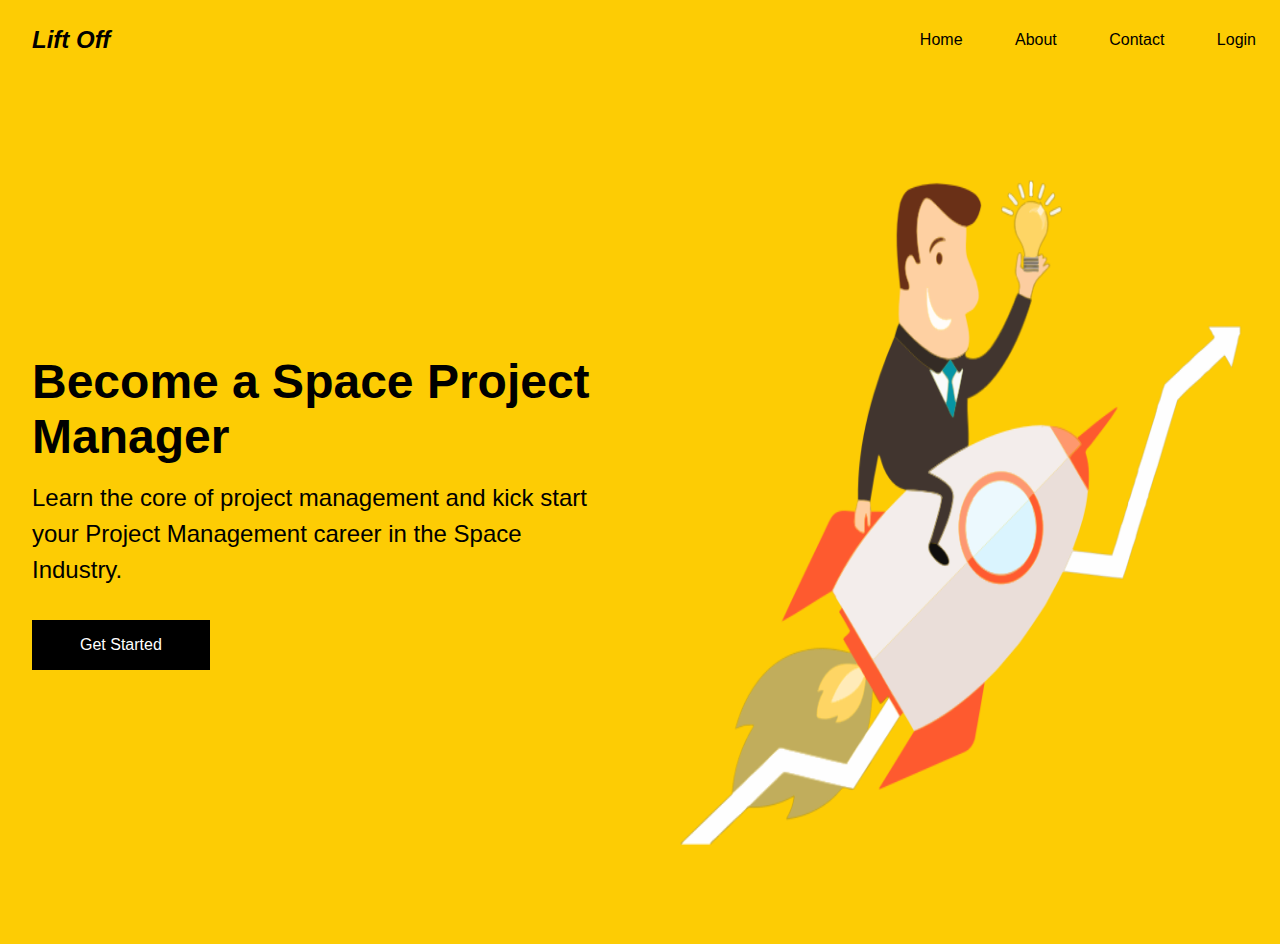
<file: index.html>
<!DOCTYPE html>
<html lang="en">
<head>
    <meta charset="UTF-8">
    <meta http-equiv="X-UA-Compatible" content="IE=edge">
    <meta name="viewport" content="width=device-width, initial-scale=1.0">
    <title>Document</title>
    <link rel="stylesheet" href="styles.css">
</head>
<body>
    <nav>
        <div class="logo">Lift Off</div>
        <div class="nav-items">
        <a href="/">Home</a>
        <a href="/">About</a>
        <a href="/">Contact</a>
        <a href="login.html">Login</a>
        </div>
    </nav>
    <section class="hero">
        <div class="hero-container">
            <div class="column-left">
                <h1>Become a Space Project Manager</h1>
                <p>Learn the core of project management and kick start 
                    your Project Management career in the Space Industry.</p>
                 <button><a href="login.html" class="getstarted">Get Started</a></button>
        </div>
        <div class="column-right">
            <img src="Rocket-Man.png" alt="illustration" class="hero-image"
        </div>
    </div>
    </section>
</body>
</html>
</file>
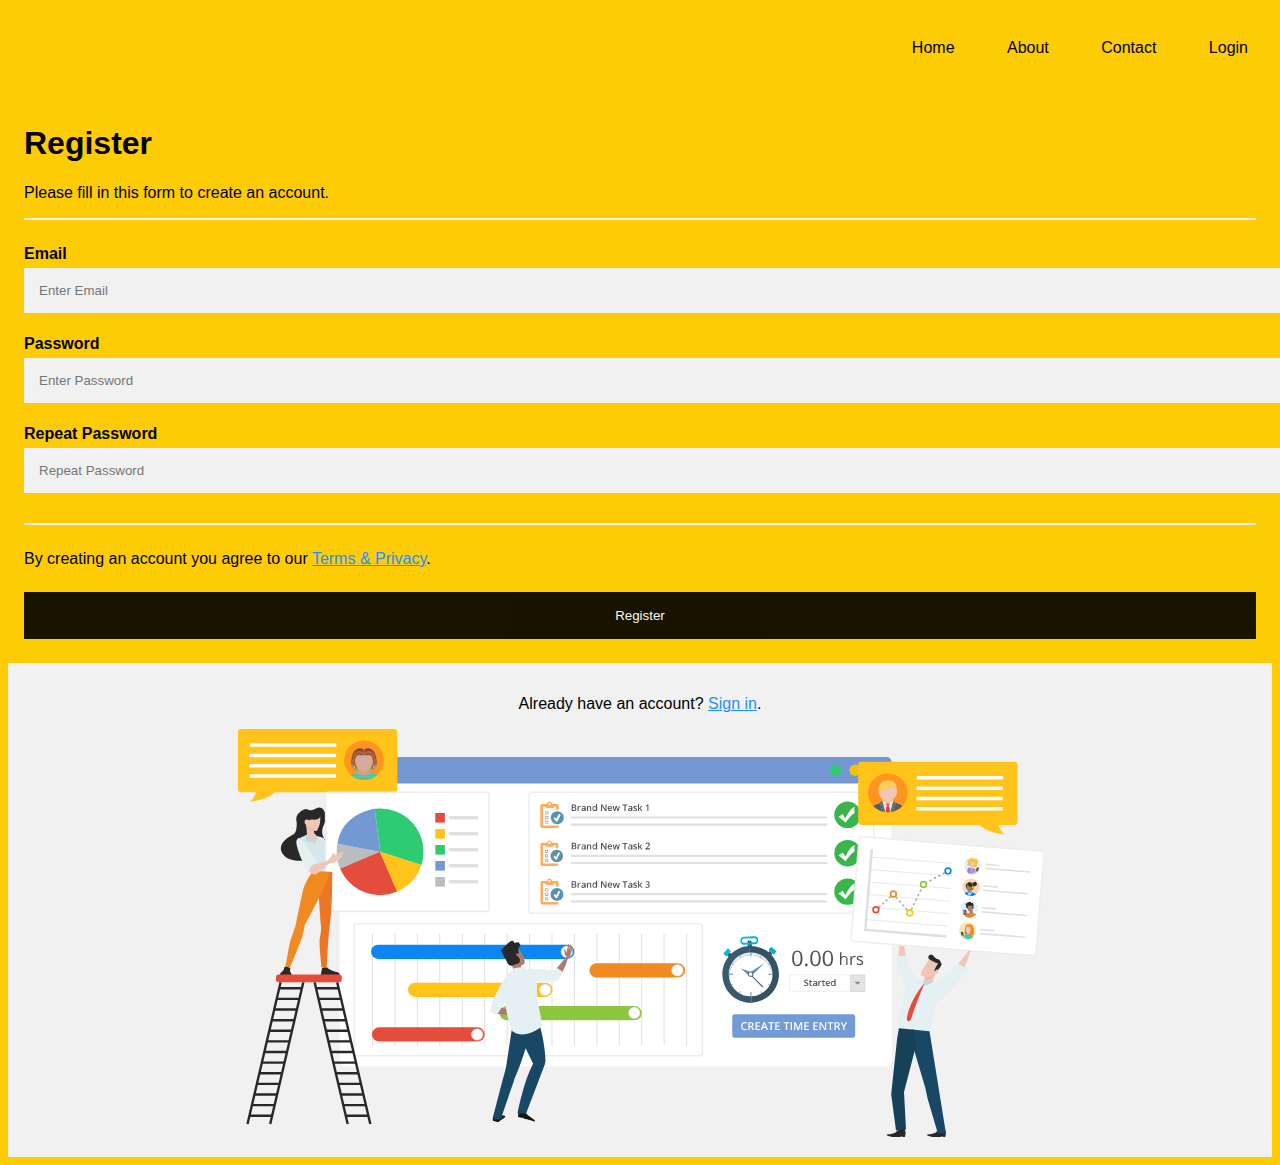
<file: login.html>
<!DOCTYPE html>
<html lang="en">
<head>
    <meta charset="UTF-8">
    <meta http-equiv="X-UA-Compatible" content="IE=edge">
    <meta name="viewport" content="width=device-width, initial-scale=1.0">
    <link rel="stylesheet" href="styles2.css">
    <title>Document</title>
</head>
<body>
    <nav>
        <div class="logo"></div>
        <div class="nav-items">
        <a href="index.html">Home</a>
        <a href="/">About</a>
        <a href="/">Contact</a>
        <a href="login.html">Login</a>
        </div>
    </nav>
    <section class="hero">
        <div class="hero-container">
            <div class="container">
                <h1>Register</h1>
                <p>Please fill in this form to create an account.</p>
                <hr>
            
                <label for="email"><b>Email</b></label>
                <input type="text" placeholder="Enter Email" name="email" id="email" required>
            
                <label for="psw"><b>Password</b></label>
                <input type="password" placeholder="Enter Password" name="psw" id="psw" required>
            
                <label for="psw-repeat"><b>Repeat Password</b></label>
                <input type="password" placeholder="Repeat Password" name="psw-repeat" id="psw-repeat" required>
                <hr>
            
                <p>By creating an account you agree to our <a href="#">Terms & Privacy</a>.</p>
                <button type="submit" class="registerbtn">Register</button>
              </div>
            
              <div class="container signin">
                <p>Already have an account? <a href="#">Sign in</a>.</p>
        <div class="column-right">
            <img src="im1.svg" alt="illustration" class="hero-image">
        </div>
    </div>
    </section>
</body>
</html>
</file>
<file: styles.css>
* {
    box-sizing: border-box;
    margin: 0;
    padding: 0;
    font-family: 'Trebuchet MS', 'Lucida Sans Unicode', 'Lucida Grande', 
    'Lucida Sans', Arial, sans-serif;
}

.getstarted {
    text-decoration: none;
    color: #fff;
}

nav {
    height: 80px;
    background: #fdcc04;
    display: flex;
    justify-content: space-between;
    align-items: center;
    padding: 0rem calc((100vw - 1300px) / 2);
}

.logo {
    color: #000;
    font-size: 1.5rem;
    font-weight: bold;
    font-style: italic;
    padding: 0 2rem;
}

nav a {
    text-decoration: none;
    color: #000;
    padding: 0 1.5rem;
}

.hero {
    background: #fdcc04;
}

.hero-container {
    display: grid;
    grid-template-columns: 1fr 1fr;
    height: 96vh;
    padding: 3rem calc((100vw - 1300px) / 2);
}

.column-left {
    display: flex;
    flex-direction: column;
    justify-content: center;
    align-items: flex-start;
    color: #000;
    padding: 0rem 2rem;
}

.column-left h1 {
    margin-bottom: 1rem;
    font-size: 3rem;
}

.column-left p {
    margin-bottom: 2rem;
    font-size: 1.5rem;
    line-height: 1.5;
}

button {
    padding: 1rem 3rem;
    font-size: 1rem;
    border: none;
    color: #fdcc04;
    background: #000;
    cursor: pointer;
}

button:hover {
    background: #fff;
    color: #000;
}

.column-right {
    display: flex;
    justify-content: center;
    align-items: center;
    padding: 0rem 2rem;
}

.hero-image {
    width: 100%;
    height: 100%;
}

@media screen and (max-width: 760px) {
    .hero-container {
        grid-template-columns: 1fr;
    }
}
</file>
<file: styles2.css>
* {
    box-sizing: border-box
    margin: 0;
    padding: 0;
    font-family: 'Trebuchet MS', 'Lucida Sans Unicode', 'Lucida Grande', 
    'Lucida Sans', Arial, sans-serif;
 }

body {
    background-color: #fdcc04;
}

.container {
    background-color: #fdcc04;
}

nav {
    height: 80px;
    background: #fdcc04;
    display: flex;
    justify-content: space-between;
    align-items: center;
    padding: 0rem calc((100vw - 1300px) / 2);
}

.getstarted {
    text-decoration: none;
}

nav a {
    text-decoration: none;
    color: #000;
    padding: 0 1.5rem;
}

/* Add padding to containers */
.container {
  padding: 16px;
}

/* Full-width input fields */
input[type=text], input[type=password] {
  width: 100%;
  padding: 15px;
  margin: 5px 0 22px 0;
  display: inline-block;
  border: none;
  background: #f1f1f1;
}

input[type=text]:focus, input[type=password]:focus {
  background-color: #ddd;
  outline: none;
}

/* Overwrite default styles of hr */
hr {
  border: 1px solid #f1f1f1;
  margin-bottom: 25px;
}

/* Set a style for the submit/register button */
.registerbtn {
  background-color: #000;
  color: white;
  padding: 16px 20px;
  margin: 8px 0;
  border: none;
  cursor: pointer;
  width: 100%;
  opacity: 0.9;
}

.registerbtn:hover {
  opacity:1;
}

/* Add a blue text color to links */
a {
  color: dodgerblue;
}

/* Set a grey background color and center the text of the "sign in" section */
.signin {
  background-color: #f1f1f1;
  text-align: center;
}
</file>
